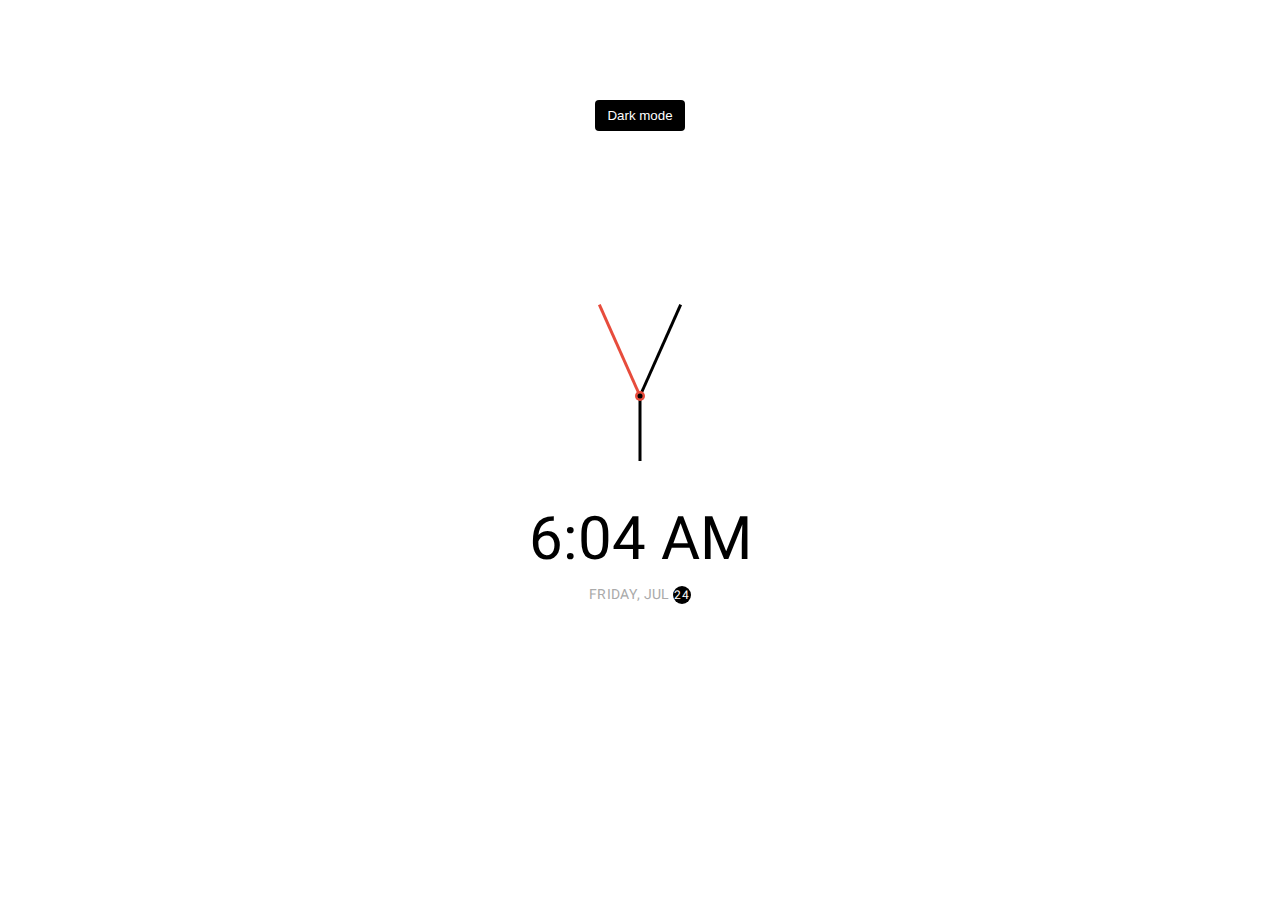
<file: index1.html>
<!DOCTYPE html>
<html lang="en">
  <head>
    <meta charset="UTF-8" />
    <meta name="viewport" content="width=device-width, initial-scale=1.0" />
    <link rel="stylesheet" href="style1.css" />
    <title>Theme Clock</title>
  </head>
  <body>
    <!-- Inspired by this dribbble shot https://dribbble.com/shots/5958443-Alarm-clock -->

    <button class="toggle">Dark mode</button>

    <div class="clock-container">
      <div class="clock">
        <div class="needle hour"></div>
        <div class="needle minute"></div>
        <div class="needle second"></div>
        <div class="center-point"></div>
      </div>

      <div class="time"></div>
      <div class="date"></div>
    </div>

    <script src="script1.js"></script>
  </body>
</html>
</file>
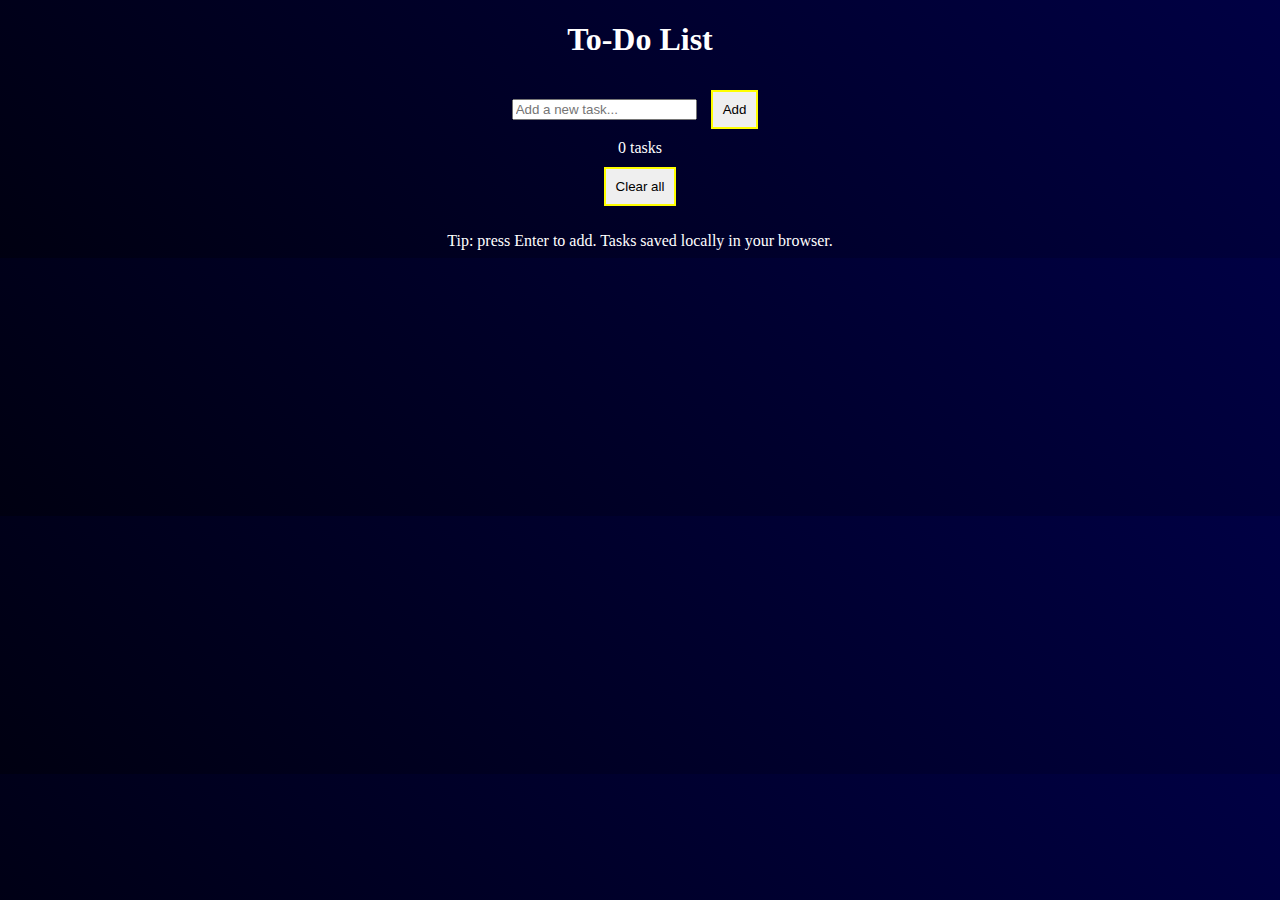
<file: test.html>
<!doctype html>
<html lang="en">
<head>
  <meta charset="utf-8" />
  <meta name="viewport" content="width=device-width,initial-scale=1" />
  <title>Simple To-Do</title>
  <link rel="stylesheet" href="style.css" />
</head>
<body>
  <main class="app">
    <h1 class="title">To-Do List</h1>

    <form id="task-form" class="task-form" autocomplete="off">
      <input id="task-input" type="text" placeholder="Add a new task..." />
      <button id="add-btn" type="submit">Add</button>
    </form>

    <section class="task-stats">
      <div id="count">0 tasks</div>
      <div id="clear-all-wrap">
        <button id="clear-all" title="Clear all completed or all tasks">Clear all</button>
      </div>
    </section>

    <ul id="task-list" class="task-list" aria-live="polite"></ul>

    <footer class="hint">Tip: press Enter to add. Tasks saved locally in your browser.</footer>
  </main>

  <script src="script.js"></script>
</body>
</html>
</file>
<file: style1.css>
@import url('https://fonts.googleapis.com/css?family=Heebo:300&display=swap');

* {
  box-sizing: border-box;
}

:root {
  --primary-color: #000;
  --secondary-color: #fff;
}

html {
  transition: all 0.5s ease-in;
}

html.dark {
  --primary-color: #fff;
  --secondary-color: #333;
}

html.dark {
  background-color: #111;
  color: var(--primary-color);
}

body {
  font-family: 'Heebo', sans-serif;
  display: flex;
  align-items: center;
  justify-content: center;
  height: 100vh;
  overflow: hidden;
  margin: 0;
}

.toggle {
  cursor: pointer;
  background-color: var(--primary-color);
  color: var(--secondary-color);
  border: 0;
  border-radius: 4px;
  padding: 8px 12px;
  position: absolute;
  top: 100px;
}

.toggle:focus {
  outline: none;
}

.clock-container {
  display: flex;
  flex-direction: column;
  justify-content: space-between;
  align-items: center;
}

.clock {
  position: relative;
  width: 200px;
  height: 200px;
}

.needle {
  background-color: var(--primary-color);
  position: absolute;
  top: 50%;
  left: 50%;
  height: 65px;
  width: 3px;
  transform-origin: bottom center;
  transition: all 0.5s ease-in linear;
}

.needle.hour {
  transform: translate(-50%, -100%) rotate(0deg);
}

.needle.minute {
  transform: translate(-50%, -100%) rotate(0deg);
  height: 100px;
}

.needle.second {
  transform: translate(-50%, -100%) rotate(0deg);
  height: 100px;
  background-color: #e74c3c;
}

.center-point {
  background-color: #e74c3c;
  width: 10px;
  height: 10px;
  position: absolute;
  top: 50%;
  left: 50%;
  transform: translate(-50%, -50%);
  border-radius: 50%;
}

.center-point::after {
  content: '';
  background-color: var(--primary-color);
  width: 5px;
  height: 5px;
  position: absolute;
  top: 50%;
  left: 50%;
  transform: translate(-50%, -50%);
  border-radius: 50%;
}

.time {
  font-size: 60px;
}

.date {
  color: #aaa;
  font-size: 14px;
  letter-spacing: 0.3px;
  text-transform: uppercase;
}

.date .circle {
  background-color: var(--primary-color);
  color: var(--secondary-color);
  border-radius: 50%;
  height: 18px;
  width: 18px;
  display: inline-flex;
  align-items: center;
  justify-content: center;
  line-height: 18px;
  transition: all 0.5s ease-in;
  font-size: 12px;
}
</file>
<file: style.css>
/* theme: coded by a sleepy 1st-year who discovered CSS 24 hrs ago */

body {
    background: linear-gradient(45deg, #001, #004);
    font-family: papyrus; /* peak first-year */
    color: white;
    text-align: center;
}

#bigWrapper {
    border: 1px solid cyan;
    width: 50%;
    margin: auto;
    padding: 20px;
    background-color: rgba(255,255,255,0.05);
}

/* unused selector */
#unusedSelector {
    color: red;
    padding: 50px;
    border: 10px solid green;
}

button {
    padding: 10px;
    margin: 10px;
    border: 2px solid yellow;
}

#result {
    padding: 20px;
    color: #0f0;
}

/* useless animation */
@keyframes nothing {
    from { opacity: 1; }
    to { opacity: 1; }
}
#animated {
    animation: nothing 5s infinite;
}
</file>
